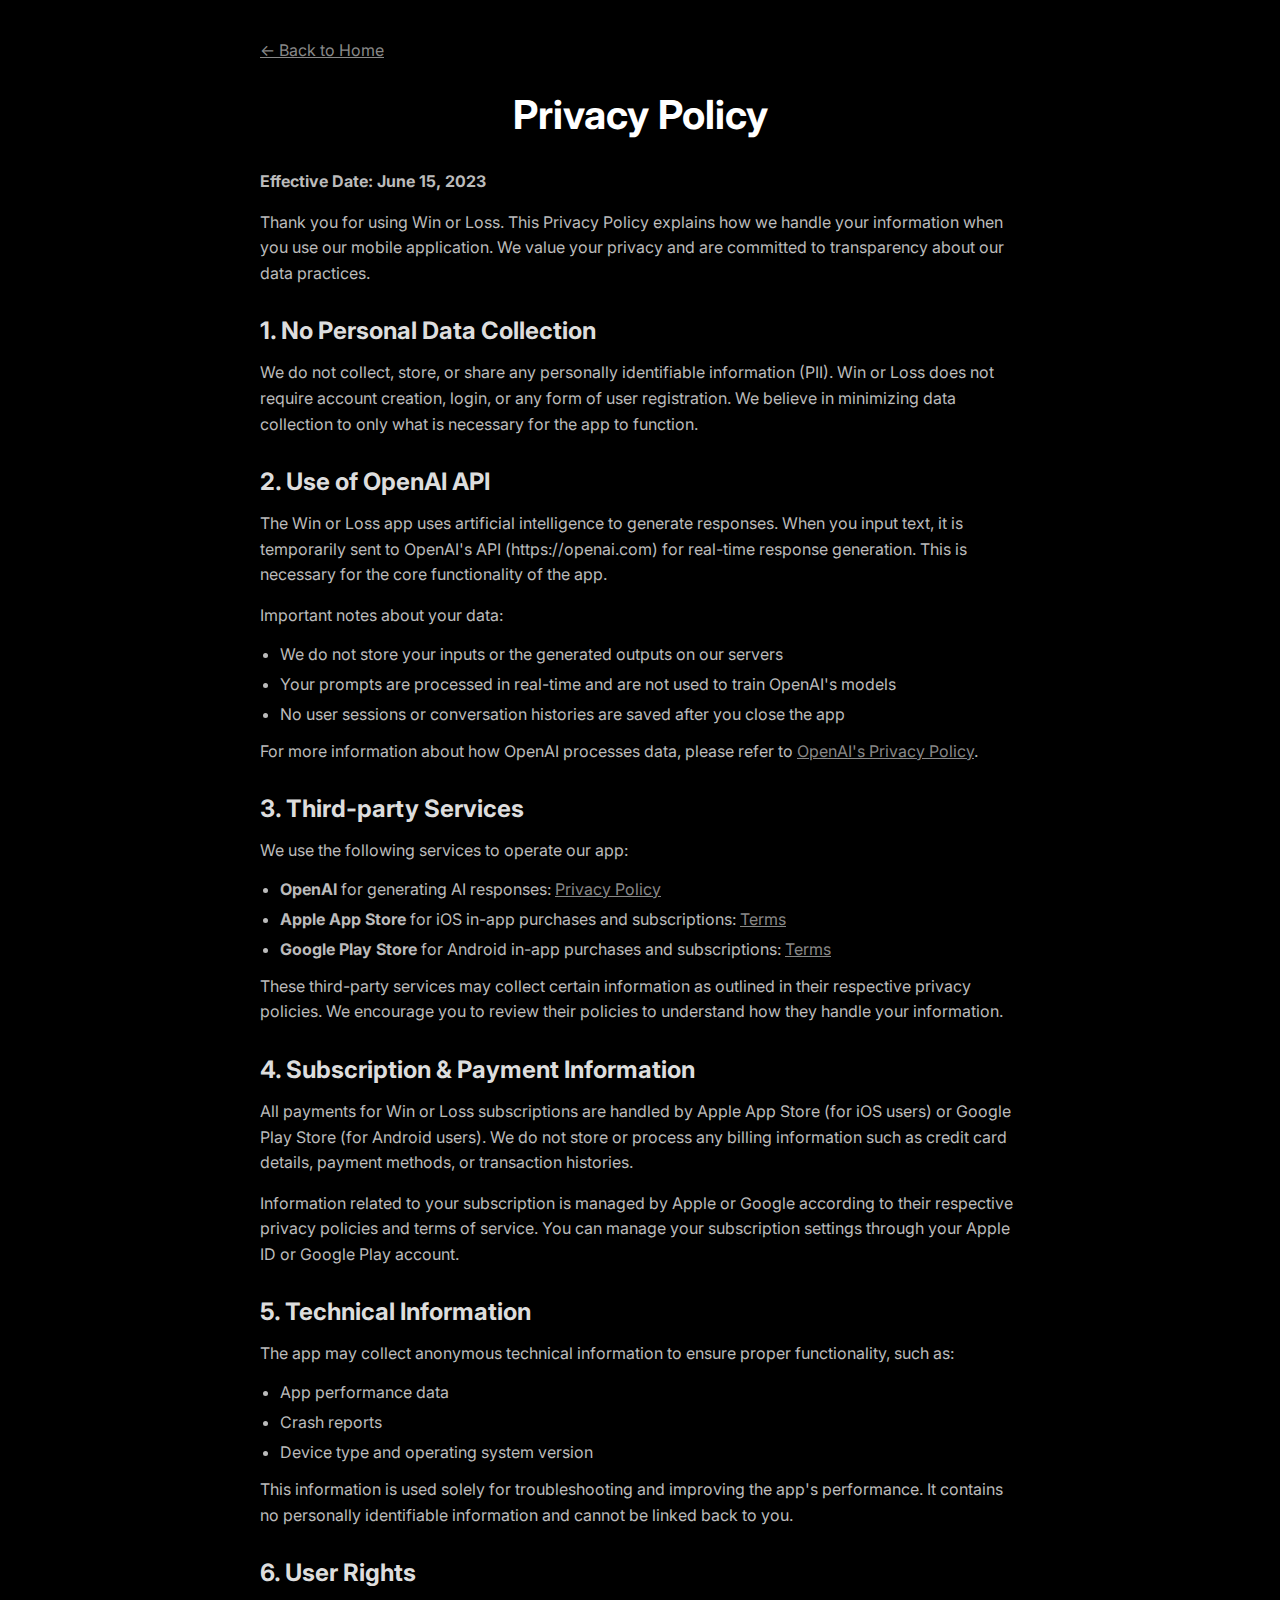
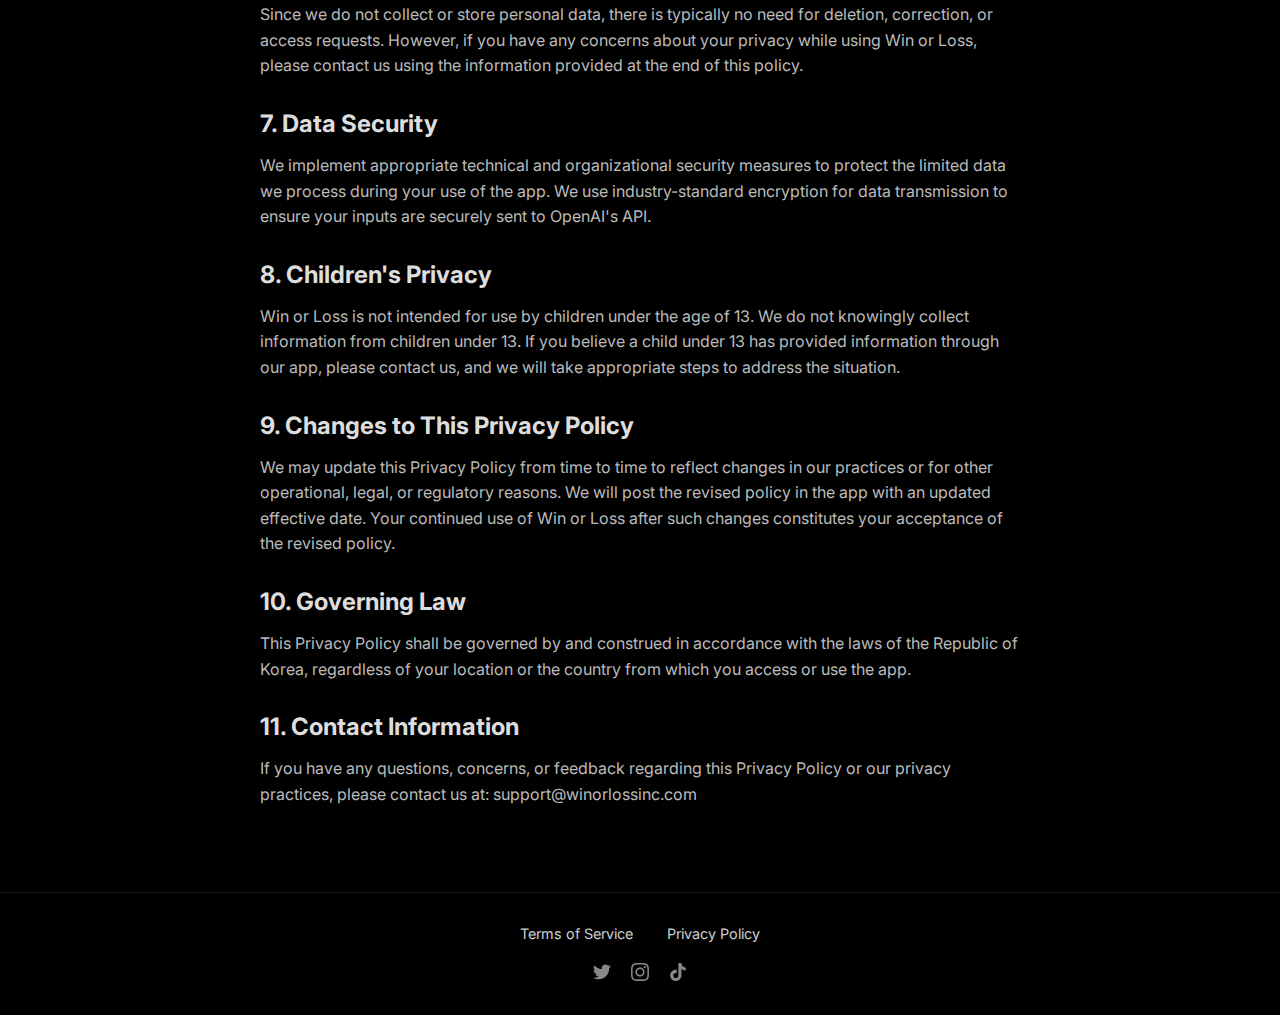
<file: privacy.html>
<!DOCTYPE html>
<html lang="en">
<head>
    <meta charset="UTF-8">
    <meta name="viewport" content="width=device-width, initial-scale=1.0">
    <title>Privacy Policy - Win or Loss</title>
    <link rel="stylesheet" href="styles.css">
    <link href="https://fonts.googleapis.com/css2?family=Inter:wght@300;400;500;600;700&display=swap" rel="stylesheet">
    <style>
        .content-container {
            max-width: 800px;
            margin: 0 auto;
            padding: 40px 20px;
            color: #fff;
            text-align: left;
        }
        .content-container h1 {
            font-size: 2.5rem;
            margin-bottom: 30px;
            text-align: center;
        }
        .content-container h2 {
            font-size: 1.5rem;
            margin: 30px 0 15px;
            color: #ddd;
        }
        .content-container p {
            margin-bottom: 15px;
            line-height: 1.6;
            color: #bbb;
        }
        .content-container ul {
            margin-bottom: 15px;
            padding-left: 20px;
        }
        .content-container li {
            margin-bottom: 10px;
            color: #bbb;
        }
        .back-link {
            display: inline-block;
            margin-bottom: 30px;
            color: #888;
            text-decoration: none;
            transition: color 0.3s ease;
        }
        .back-link:hover {
            color: #fff;
        }
        .content-container a {
            color: #888;
            text-decoration: underline;
            transition: color 0.3s ease;
        }
        .content-container a:hover {
            color: #fff;
        }
    </style>
</head>
<body>
    <div class="container">
        <div class="content-container">
            <a href="index.html" class="back-link">← Back to Home</a>
            
            <h1>Privacy Policy</h1>
            <p><strong>Effective Date: June 15, 2023</strong></p>

            <p>Thank you for using Win or Loss. This Privacy Policy explains how we handle your information when you use our mobile application. We value your privacy and are committed to transparency about our data practices.</p>

            <h2>1. No Personal Data Collection</h2>
            <p>We do not collect, store, or share any personally identifiable information (PII). Win or Loss does not require account creation, login, or any form of user registration. We believe in minimizing data collection to only what is necessary for the app to function.</p>

            <h2>2. Use of OpenAI API</h2>
            <p>The Win or Loss app uses artificial intelligence to generate responses. When you input text, it is temporarily sent to OpenAI's API (https://openai.com) for real-time response generation. This is necessary for the core functionality of the app.</p>
            <p>Important notes about your data:</p>
            <ul>
                <li>We do not store your inputs or the generated outputs on our servers</li>
                <li>Your prompts are processed in real-time and are not used to train OpenAI's models</li>
                <li>No user sessions or conversation histories are saved after you close the app</li>
            </ul>
            <p>For more information about how OpenAI processes data, please refer to <a href="https://openai.com/policies/privacy-policy">OpenAI's Privacy Policy</a>.</p>

            <h2>3. Third-party Services</h2>
            <p>We use the following services to operate our app:</p>
            <ul>
                <li><strong>OpenAI</strong> for generating AI responses: <a href="https://openai.com/policies/privacy-policy">Privacy Policy</a></li>
                <li><strong>Apple App Store</strong> for iOS in-app purchases and subscriptions: <a href="https://www.apple.com/legal/internet-services/itunes/us/terms.html">Terms</a></li>
                <li><strong>Google Play Store</strong> for Android in-app purchases and subscriptions: <a href="https://play.google.com/intl/en_us/about/play-terms/">Terms</a></li>
            </ul>
            <p>These third-party services may collect certain information as outlined in their respective privacy policies. We encourage you to review their policies to understand how they handle your information.</p>

            <h2>4. Subscription & Payment Information</h2>
            <p>All payments for Win or Loss subscriptions are handled by Apple App Store (for iOS users) or Google Play Store (for Android users). We do not store or process any billing information such as credit card details, payment methods, or transaction histories.</p>
            <p>Information related to your subscription is managed by Apple or Google according to their respective privacy policies and terms of service. You can manage your subscription settings through your Apple ID or Google Play account.</p>

            <h2>5. Technical Information</h2>
            <p>The app may collect anonymous technical information to ensure proper functionality, such as:</p>
            <ul>
                <li>App performance data</li>
                <li>Crash reports</li>
                <li>Device type and operating system version</li>
            </ul>
            <p>This information is used solely for troubleshooting and improving the app's performance. It contains no personally identifiable information and cannot be linked back to you.</p>

            <h2>6. User Rights</h2>
            <p>Since we do not collect or store personal data, there is typically no need for deletion, correction, or access requests. However, if you have any concerns about your privacy while using Win or Loss, please contact us using the information provided at the end of this policy.</p>

            <h2>7. Data Security</h2>
            <p>We implement appropriate technical and organizational security measures to protect the limited data we process during your use of the app. We use industry-standard encryption for data transmission to ensure your inputs are securely sent to OpenAI's API.</p>

            <h2>8. Children's Privacy</h2>
            <p>Win or Loss is not intended for use by children under the age of 13. We do not knowingly collect information from children under 13. If you believe a child under 13 has provided information through our app, please contact us, and we will take appropriate steps to address the situation.</p>

            <h2>9. Changes to This Privacy Policy</h2>
            <p>We may update this Privacy Policy from time to time to reflect changes in our practices or for other operational, legal, or regulatory reasons. We will post the revised policy in the app with an updated effective date. Your continued use of Win or Loss after such changes constitutes your acceptance of the revised policy.</p>

            <h2>10. Governing Law</h2>
            <p>This Privacy Policy shall be governed by and construed in accordance with the laws of the Republic of Korea, regardless of your location or the country from which you access or use the app.</p>

            <h2>11. Contact Information</h2>
            <p>If you have any questions, concerns, or feedback regarding this Privacy Policy or our privacy practices, please contact us at: support@winorlossinc.com</p>
        </div>
        
        <!-- Footer -->
        <footer class="footer">
            <div class="footer-links">
                <a href="terms.html">Terms of Service</a>
                <a href="privacy.html">Privacy Policy</a>
            </div>
            <div class="social-links">
                <a href="#" class="social-icon" aria-label="Twitter">
                    <svg width="18" height="18" fill="currentColor" viewBox="0 0 24 24">
                        <path d="M23.953 4.57a10 10 0 01-2.825.775 4.958 4.958 0 002.163-2.723c-.951.555-2.005.959-3.127 1.184a4.92 4.92 0 00-8.384 4.482C7.69 8.095 4.067 6.13 1.64 3.162a4.822 4.822 0 00-.666 2.475c0 1.71.87 3.213 2.188 4.096a4.904 4.904 0 01-2.228-.616v.06a4.923 4.923 0 003.946 4.827 4.996 4.996 0 01-2.212.085 4.936 4.936 0 004.604 3.417 9.867 9.867 0 01-6.102 2.105c-.39 0-.779-.023-1.17-.067a13.995 13.995 0 007.557 2.209c9.053 0 13.998-7.496 13.998-13.985 0-.21 0-.42-.015-.63A9.935 9.935 0 0024 4.59z"/>
                    </svg>
                </a>
                <a href="#" class="social-icon" aria-label="Instagram">
                    <svg width="18" height="18" fill="currentColor" viewBox="0 0 24 24">
                        <path d="M12 2.163c3.204 0 3.584.012 4.85.07 3.252.148 4.771 1.691 4.919 4.919.058 1.265.069 1.645.069 4.849 0 3.205-.012 3.584-.069 4.849-.149 3.225-1.664 4.771-4.919 4.919-1.266.058-1.644.07-4.85.07-3.204 0-3.584-.012-4.849-.07-3.26-.149-4.771-1.699-4.919-4.92-.058-1.265-.07-1.644-.07-4.849 0-3.204.013-3.583.07-4.849.149-3.227 1.664-4.771 4.919-4.919 1.265-.058 1.645-.069 4.849-.069zm0-2.163c-3.259 0-3.667.014-4.947.072-4.358.2-6.78 2.618-6.98 6.98-.059 1.281-.073 1.689-.073 4.948 0 3.259.014 3.668.072 4.948.2 4.358 2.618 6.78 6.98 6.98 1.281.058 1.689.072 4.948.072 3.259 0 3.668-.014 4.948-.072 4.354-.2 6.782-2.618 6.979-6.98.059-1.28.073-1.689.073-4.948 0-3.259-.014-3.667-.072-4.947-.196-4.354-2.617-6.78-6.979-6.98-1.281-.059-1.69-.073-4.949-.073zm0 5.838c-3.403 0-6.162 2.759-6.162 6.162s2.759 6.163 6.162 6.163 6.162-2.759 6.162-6.163c0-3.403-2.759-6.162-6.162-6.162zm0 10.162c-2.209 0-4-1.79-4-4 0-2.209 1.791-4 4-4s4 1.791 4 4c0 2.21-1.791 4-4 4zm6.406-11.845c-.796 0-1.441.645-1.441 1.44s.645 1.44 1.441 1.44c.795 0 1.439-.645 1.439-1.44s-.644-1.44-1.439-1.44z"/>
                    </svg>
                </a>
                <a href="#" class="social-icon" aria-label="TikTok">
                    <svg width="18" height="18" fill="currentColor" viewBox="0 0 24 24">
                        <path d="M12.525.02c1.31-.02 2.61-.01 3.91-.02.08 1.53.63 3.09 1.75 4.17 1.12 1.11 2.7 1.62 4.24 1.79v4.03c-1.44-.05-2.89-.35-4.2-.97-.57-.26-1.1-.59-1.62-.93-.01 2.92.01 5.84-.02 8.75-.08 1.4-.54 2.79-1.35 3.94-1.31 1.92-3.58 3.17-5.91 3.21-1.43.08-2.86-.31-4.08-1.03-2.02-1.19-3.44-3.37-3.65-5.71-.02-.5-.03-1-.01-1.49.18-1.9 1.12-3.72 2.58-4.96 1.66-1.44 3.98-2.13 6.15-1.72.02 1.48-.04 2.96-.04 4.44-.99-.32-2.15-.23-3.02.37-.63.41-1.11 1.04-1.36 1.75-.21.51-.15 1.07-.14 1.61.24 1.64 1.82 3.02 3.5 2.87 1.12-.01 2.19-.66 2.77-1.61.19-.33.4-.67.41-1.06.1-1.79.06-3.57.07-5.36.01-4.03-.01-8.05.02-12.07z"/>
                    </svg>
                </a>
            </div>
        </footer>
    </div>

    <script src="script.js"></script>
</body>
</html>
</file>
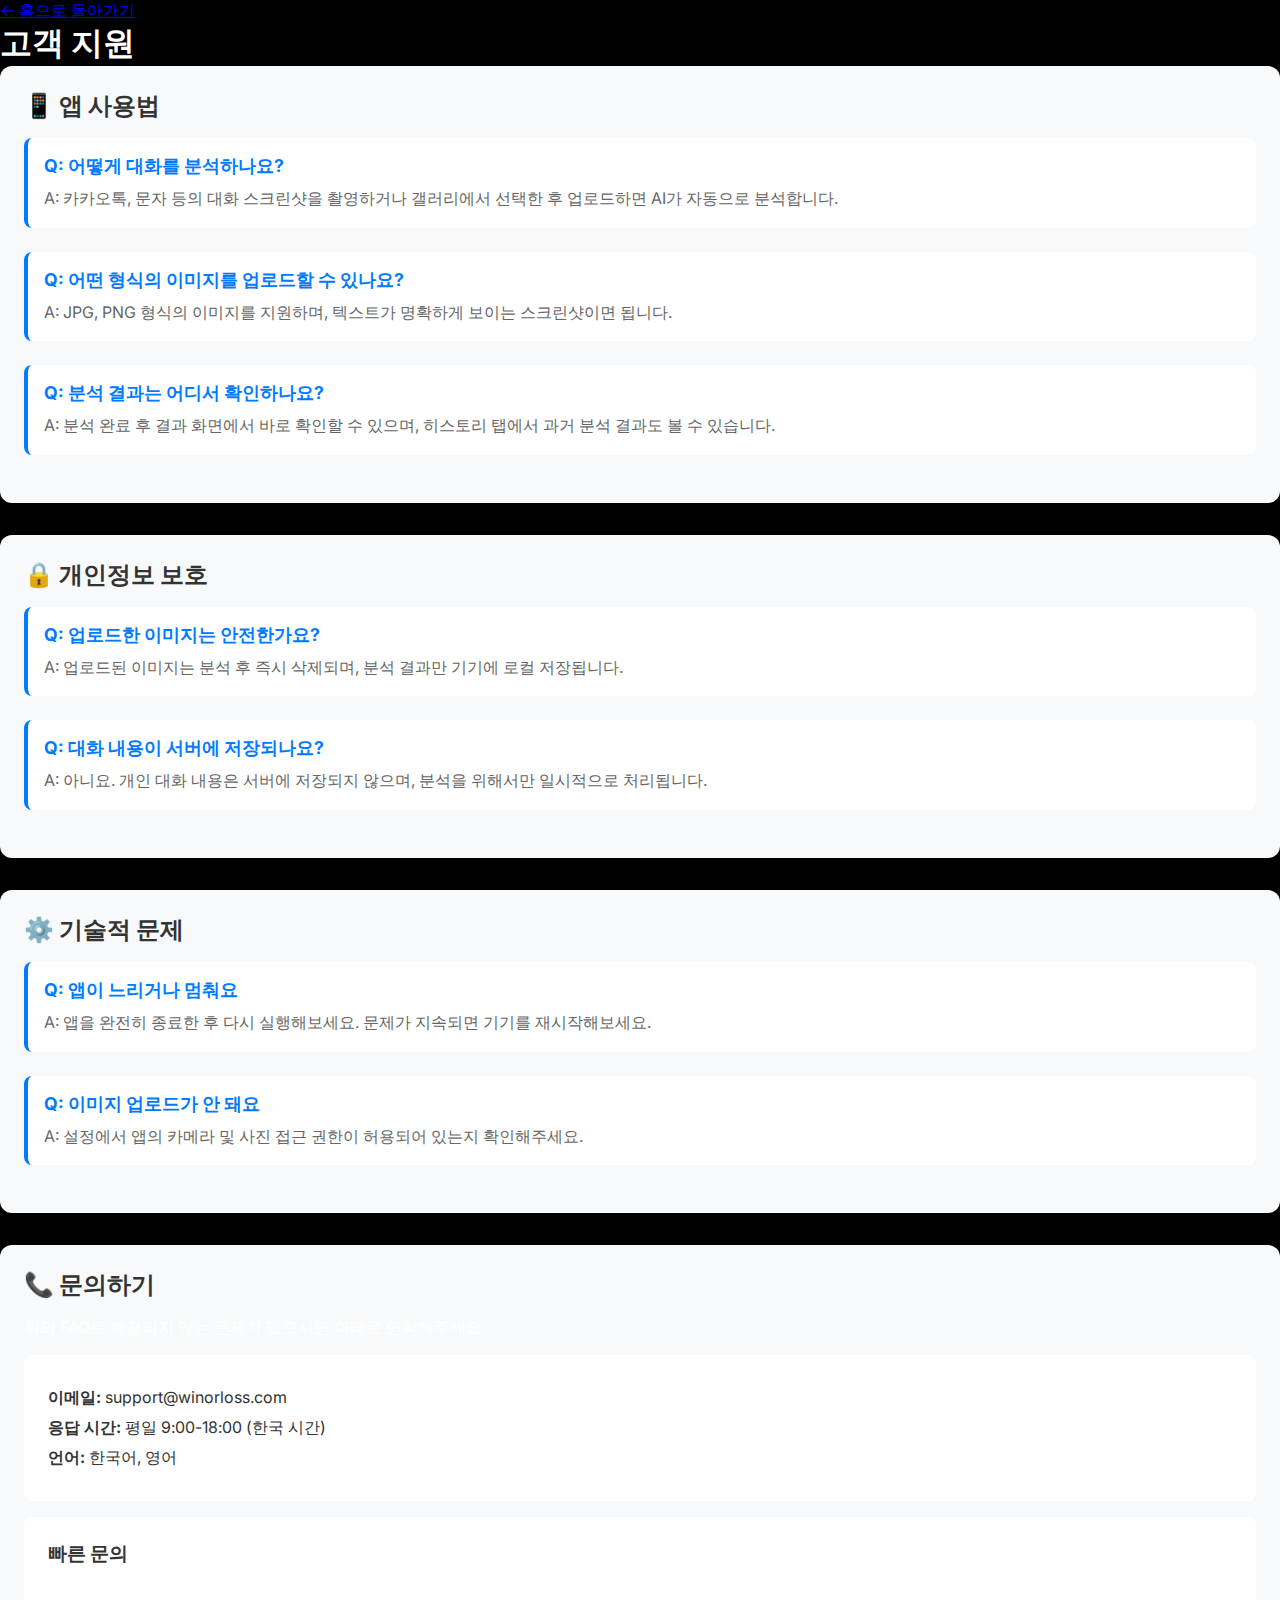
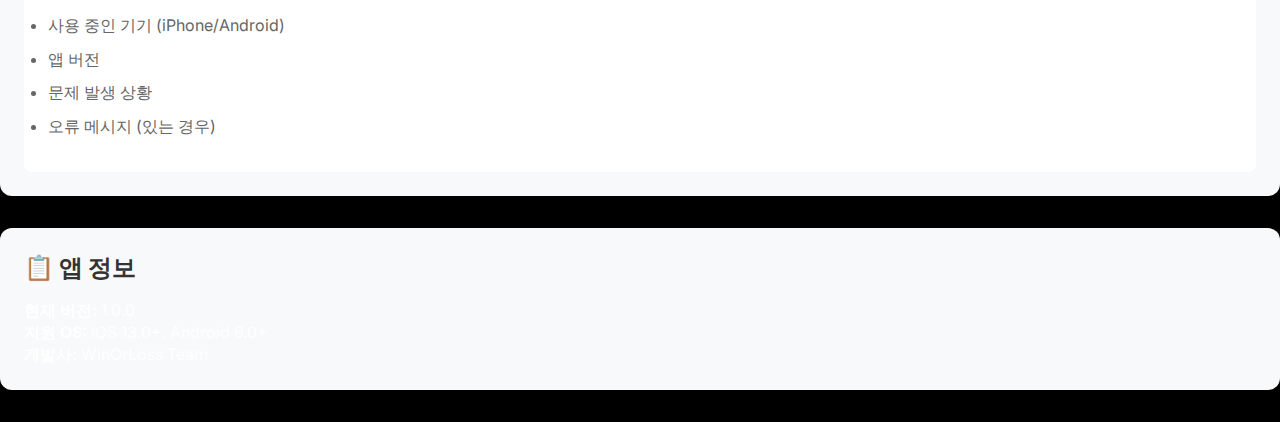
<file: support.html>
<!DOCTYPE html>
<html lang="ko">
<head>
    <meta charset="UTF-8">
    <meta name="viewport" content="width=device-width, initial-scale=1.0">
    <title>Support - WinOrLoss</title>
    <link rel="icon" type="image/png" sizes="32x32" href="logo/favicon.png">
    <link rel="icon" type="image/png" sizes="16x16" href="logo/favicon.png">
    <link rel="apple-touch-icon" href="logo/favicon.png">
    <link rel="shortcut icon" href="logo/favicon.png">
    <link rel="stylesheet" href="styles.css">
    <link href="https://fonts.googleapis.com/css2?family=Inter:wght@300;400;500;600;700&display=swap" rel="stylesheet">
</head>
<body>
    <div class="container">
        <a href="index.html" class="back-button">
            ← 홈으로 돌아가기
        </a>
            
        <div class="policy-content">
            <h1>고객 지원</h1>
            
            <div class="support-section">
                <h2>📱 앱 사용법</h2>
                <div class="faq-item">
                    <h3>Q: 어떻게 대화를 분석하나요?</h3>
                    <p>A: 카카오톡, 문자 등의 대화 스크린샷을 촬영하거나 갤러리에서 선택한 후 업로드하면 AI가 자동으로 분석합니다.</p>
                </div>
                
                <div class="faq-item">
                    <h3>Q: 어떤 형식의 이미지를 업로드할 수 있나요?</h3>
                    <p>A: JPG, PNG 형식의 이미지를 지원하며, 텍스트가 명확하게 보이는 스크린샷이면 됩니다.</p>
                </div>
                
                <div class="faq-item">
                    <h3>Q: 분석 결과는 어디서 확인하나요?</h3>
                    <p>A: 분석 완료 후 결과 화면에서 바로 확인할 수 있으며, 히스토리 탭에서 과거 분석 결과도 볼 수 있습니다.</p>
                </div>
            </div>
            
            <div class="support-section">
                <h2>🔒 개인정보 보호</h2>
                <div class="faq-item">
                    <h3>Q: 업로드한 이미지는 안전한가요?</h3>
                    <p>A: 업로드된 이미지는 분석 후 즉시 삭제되며, 분석 결과만 기기에 로컬 저장됩니다.</p>
                </div>
                
                <div class="faq-item">
                    <h3>Q: 대화 내용이 서버에 저장되나요?</h3>
                    <p>A: 아니요. 개인 대화 내용은 서버에 저장되지 않으며, 분석을 위해서만 일시적으로 처리됩니다.</p>
                </div>
            </div>
            
            <div class="support-section">
                <h2>⚙️ 기술적 문제</h2>
                <div class="faq-item">
                    <h3>Q: 앱이 느리거나 멈춰요</h3>
                    <p>A: 앱을 완전히 종료한 후 다시 실행해보세요. 문제가 지속되면 기기를 재시작해보세요.</p>
                </div>
                
                <div class="faq-item">
                    <h3>Q: 이미지 업로드가 안 돼요</h3>
                    <p>A: 설정에서 앱의 카메라 및 사진 접근 권한이 허용되어 있는지 확인해주세요.</p>
                </div>
            </div>
            
            <div class="support-section">
                <h2>📞 문의하기</h2>
                <p>위의 FAQ로 해결되지 않는 문제가 있으시면 아래로 연락해주세요:</p>
                
                <div class="contact-info">
                    <p><strong>이메일:</strong> support@winorloss.com</p>
                    <p><strong>응답 시간:</strong> 평일 9:00-18:00 (한국 시간)</p>
                    <p><strong>언어:</strong> 한국어, 영어</p>
                </div>
                
                <div class="contact-form">
                    <h3>빠른 문의</h3>
                    <p>문의 시 다음 정보를 포함해주시면 더 빠른 도움을 받을 수 있습니다:</p>
                    <ul>
                        <li>사용 중인 기기 (iPhone/Android)</li>
                        <li>앱 버전</li>
                        <li>문제 발생 상황</li>
                        <li>오류 메시지 (있는 경우)</li>
                    </ul>
                </div>
            </div>
            
            <div class="support-section">
                <h2>📋 앱 정보</h2>
                <p><strong>현재 버전:</strong> 1.0.0</p>
                <p><strong>지원 OS:</strong> iOS 13.0+, Android 6.0+</p>
                <p><strong>개발사:</strong> WinOrLoss Team</p>
            </div>
        </div>
    </div>
    
    <style>
        .support-section {
            margin-bottom: 2rem;
            padding: 1.5rem;
            background: #f8f9fa;
            border-radius: 12px;
        }
        
        .support-section h2 {
            color: #333;
            margin-bottom: 1rem;
            font-size: 1.5rem;
        }
        
        .faq-item {
            margin-bottom: 1.5rem;
            padding: 1rem;
            background: white;
            border-radius: 8px;
            border-left: 4px solid #007AFF;
        }
        
        .faq-item h3 {
            color: #007AFF;
            margin-bottom: 0.5rem;
            font-size: 1.1rem;
        }
        
        .faq-item p {
            color: #666;
            line-height: 1.6;
            margin: 0;
        }
        
        .contact-info {
            background: white;
            padding: 1.5rem;
            border-radius: 8px;
            margin: 1rem 0;
        }
        
        .contact-info p {
            margin: 0.5rem 0;
            color: #333;
        }
        
        .contact-form {
            background: white;
            padding: 1.5rem;
            border-radius: 8px;
            margin-top: 1rem;
        }
        
        .contact-form h3 {
            color: #333;
            margin-bottom: 1rem;
        }
        
        .contact-form ul {
            color: #666;
            line-height: 1.6;
        }
        
        .contact-form li {
            margin: 0.5rem 0;
        }
    </style>
</body>
</html>
</file>
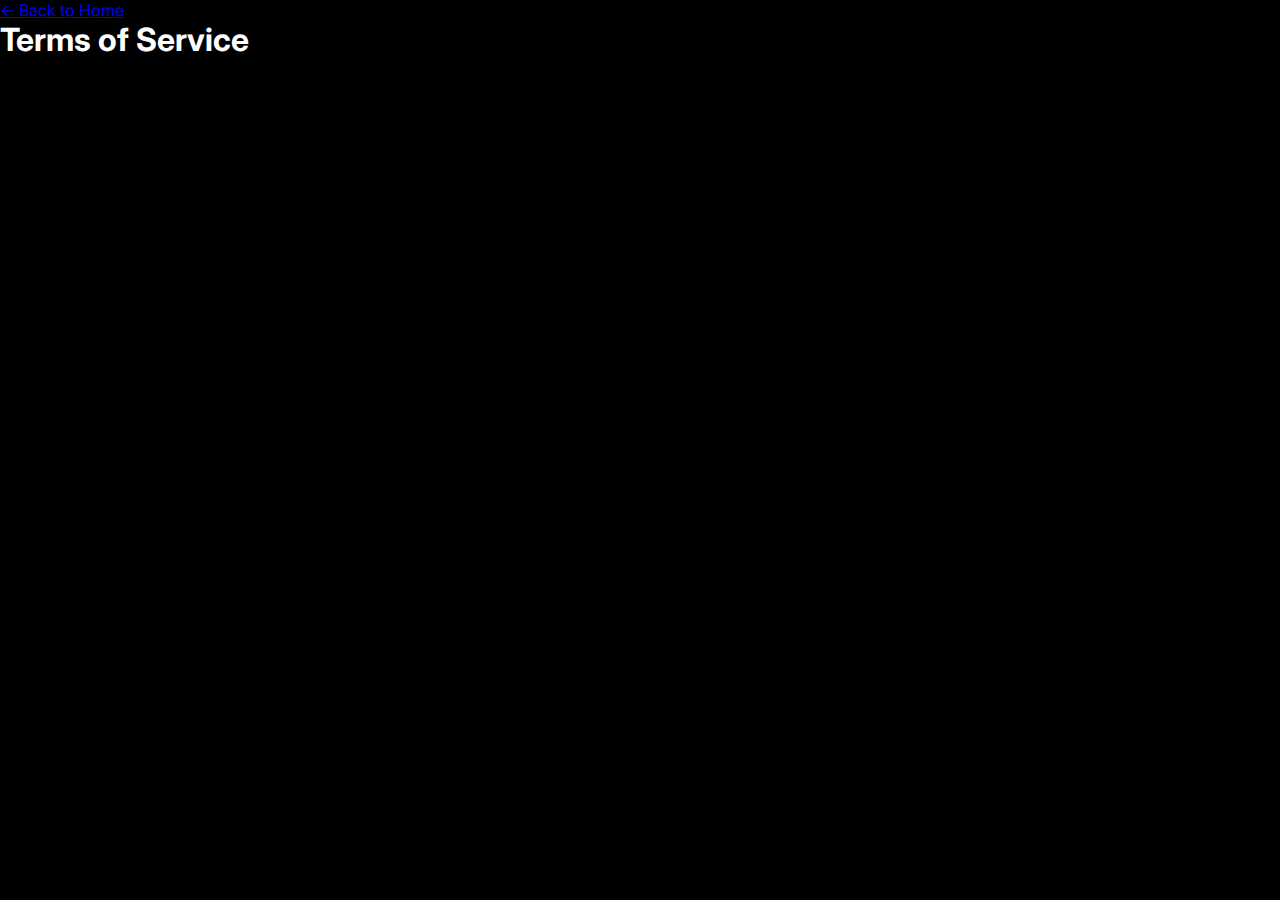
<file: terms.html>
<!DOCTYPE html>
<html lang="en">
<head>
    <meta charset="UTF-8">
    <meta name="viewport" content="width=device-width, initial-scale=1.0">
    <title>Terms of Service - Win or Loss</title>
    <link rel="icon" type="image/png" sizes="32x32" href="logo/favicon.png">
    <link rel="icon" type="image/png" sizes="16x16" href="logo/favicon.png">
    <link rel="apple-touch-icon" href="logo/favicon.png">
    <link rel="shortcut icon" href="logo/favicon.png">
    <link rel="stylesheet" href="styles.css">
    <link href="https://fonts.googleapis.com/css2?family=Inter:wght@300;400;500;600;700&display=swap" rel="stylesheet">
</head>
<body>
    <div class="container">
        <a href="index.html" class="back-button">
            ← Back to Home
        </a>
        
        <div class="policy-content">
            <h1>Terms of Service</h1>
            
            <div name="termly-embed" data-id="f6740fdf-0832-4bea-89d7-6c0f0dc2c486"></div>
            <script type="text/javascript">(function(d, s, id) {
              var js, tjs = d.getElementsByTagName(s)[0];
              if (d.getElementById(id)) return;
              js = d.createElement(s); js.id = id;
              js.src = "https://app.termly.io/embed-policy.min.js";
              tjs.parentNode.insertBefore(js, tjs);
            }(document, 'script', 'termly-jssdk'));</script>
            
            <script>
            // Force black text color after Termly content loads
            function forceBlackText() {
                const termlyElements = document.querySelectorAll('div[name="termly-embed"], div[name="termly-embed"] *');
                termlyElements.forEach(function(element) {
                    element.style.setProperty('color', '#000000', 'important');
                    element.style.setProperty('background', 'transparent', 'important');
                    element.style.setProperty('background-color', 'transparent', 'important');
                });
            }
            
            // Run multiple times to catch dynamically loaded content
            setTimeout(forceBlackText, 1000);
            setTimeout(forceBlackText, 2000);
            setTimeout(forceBlackText, 3000);
            
            // Also run when page loads
            document.addEventListener('DOMContentLoaded', forceBlackText);
            window.addEventListener('load', forceBlackText);
            </script>
        </div>
    </div>
</body>
</html>
</file>
<file: styles.css>
* {
    margin: 0;
    padding: 0;
    box-sizing: border-box;
}

body {
    font-family: 'Inter', -apple-system, BlinkMacSystemFont, 'Segoe UI', Roboto, sans-serif;
    background: #000000;
    color: #ffffff;
    min-height: 100vh;
    display: flex;
    flex-direction: column;
}

.container {
    display: flex;
    flex-direction: column;
    min-height: 100vh;
    width: 100%;
}

.main-content {
    flex: 1;
    display: flex;
    flex-direction: column;
    align-items: center;
    justify-content: center;
    text-align: center;
    padding: 40px 20px;
}

.logo-section {
    margin-bottom: -10px;
}

.logo {
    max-width: 300px;
    height: auto;
}

.app-title {
    font-size: 2.5rem;
    font-weight: 700;
    color: #ffffff;
    margin-bottom: 2px;
    letter-spacing: -0.02em;
    max-width: 300px;
}

.app-subtitle {
    font-size: 1.2rem;
    font-weight: 500;
    color: #888888;
    margin-bottom: 20px;
    letter-spacing: 0.5px;
    opacity: 1;
    transform: translateY(0);
}

.app-description {
    font-size: 1.2rem;
    font-weight: 400;
    color: #ffffff;
    line-height: 1.2;
    margin-bottom: 30px;
    max-width: 800px;
}

/* Footer styles */
.footer {
    width: 100%;
    padding: 30px 20px;
    margin-top: 30px;
    border-top: 1px solid rgba(255, 255, 255, 0.1);
    text-align: center;
}

.footer-links {
    margin-bottom: 20px;
}

.footer-links a {
    color: #ffffff;
    text-decoration: none;
    margin: 0 15px;
    font-size: 0.9rem;
    opacity: 0.8;
    transition: opacity 0.3s ease;
}

.footer-links a:hover {
    opacity: 1;
}

.social-links {
    display: flex;
    justify-content: center;
    gap: 20px;
}

.social-icon {
    color: #888;
    transition: color 0.3s ease, transform 0.3s ease;
}

.social-icon:hover {
    color: #fff;
    transform: translateY(-3px);
}

.download-buttons {
    display: flex;
    flex-direction: row;
    gap: 20px;
    flex-wrap: wrap;
    justify-content: center;
    margin-bottom: 20px;
}

.store-button {
    display: block;
    width: 180px;
    height: 70px;
    transition: transform 0.3s ease;
    border-radius: 8px;
    overflow: hidden;
    box-shadow: 0 2px 8px rgba(0, 0, 0, 0.1);
    position: relative;
}

.store-button:hover {
    transform: translateY(-3px);
    box-shadow: 0 4px 15px rgba(0, 0, 0, 0.2);
}

.store-button img {
    width: 100%;
    height: 100%;
    object-fit: contain;
    display: block;
}

/* Modal Styles */
.modal {
    display: none;
    position: fixed;
    z-index: 1000;
    left: 0;
    top: 0;
    width: 100%;
    height: 100%;
    background-color: rgba(0, 0, 0, 0.9);
    backdrop-filter: blur(10px);
}

.modal-content {
    background: #1a1a1a;
    margin: 10% auto;
    padding: 50px;
    border-radius: 20px;
    width: 90%;
    max-width: 500px;
    text-align: center;
    box-shadow: 0 20px 60px rgba(0, 0, 0, 0.8);
    border: 1px solid #333;
}

.close {
    color: #aaa;
    float: right;
    font-size: 32px;
    font-weight: bold;
    cursor: pointer;
    line-height: 1;
    transition: color 0.2s ease;
}

.close:hover {
    color: #fff;
}

.modal-content h2 {
    margin-bottom: 20px;
    color: #fff;
    font-size: 2.2rem;
    font-weight: 700;
}

.modal-content p {
    margin-bottom: 40px;
    color: #ccc;
    font-size: 1.1rem;
    line-height: 1.5;
}

.subscribe-form {
    display: flex;
    flex-direction: column;
    gap: 25px;
}

.subscribe-form input {
    padding: 18px 25px;
    border: 2px solid #333;
    border-radius: 15px;
    background: #000;
    color: #fff;
    font-size: 1.1rem;
    outline: none;
    transition: all 0.3s ease;
}

.subscribe-form input:focus {
    border-color: #fff;
    background: #111;
}

.subscribe-form input::placeholder {
    color: #888;
}

.subscribe-form button {
    background: #ffffff;
    color: #000000;
    border: none;
    padding: 18px;
    font-size: 1.2rem;
    font-weight: 600;
    border-radius: 15px;
    cursor: pointer;
    transition: all 0.3s ease;
}

.subscribe-form button:hover {
    transform: translateY(-2px);
    box-shadow: 0 8px 25px rgba(255, 255, 255, 0.3);
    background: #f0f0f0;
}

/* Responsive Design */
@media (max-width: 1024px) {
    .app-description {
        white-space: normal;
        text-align: center;
        padding: 0 20px;
    }
}

@media (max-width: 768px) {
    .app-title {
        font-size: 2rem;
        max-width: 240px;
    }
    
    .app-subtitle {
        font-size: 1.1rem;
    }
    
    .app-description {
        font-size: 1.1rem;
    }
    
    .store-button {
        width: 180px;
        height: 70px;
    }
    
    .logo {
        max-width: 240px;
    }
    
    .subscribe-btn {
        padding: 16px 40px;
        font-size: 1.1rem;
    }
    
    .modal-content {
        margin: 15% auto;
        padding: 40px 30px;
    }
}

@media (max-width: 480px) {
    .app-title {
        font-size: 1.6rem;
        max-width: 200px;
    }
    
    .app-subtitle {
        font-size: 1rem;
    }
    
    .app-description {
        font-size: 1rem;
    }
    
    .store-button {
        width: 160px;
        height: 65px;
    }
    
    .subscribe-btn {
        padding: 14px 35px;
        font-size: 1rem;
    }
    
    .logo {
        max-width: 200px;
    }
    
    .modal-content {
        padding: 30px 20px;
    }
    
    .modal-content h2 {
        font-size: 1.8rem;
    }
}
</file>
